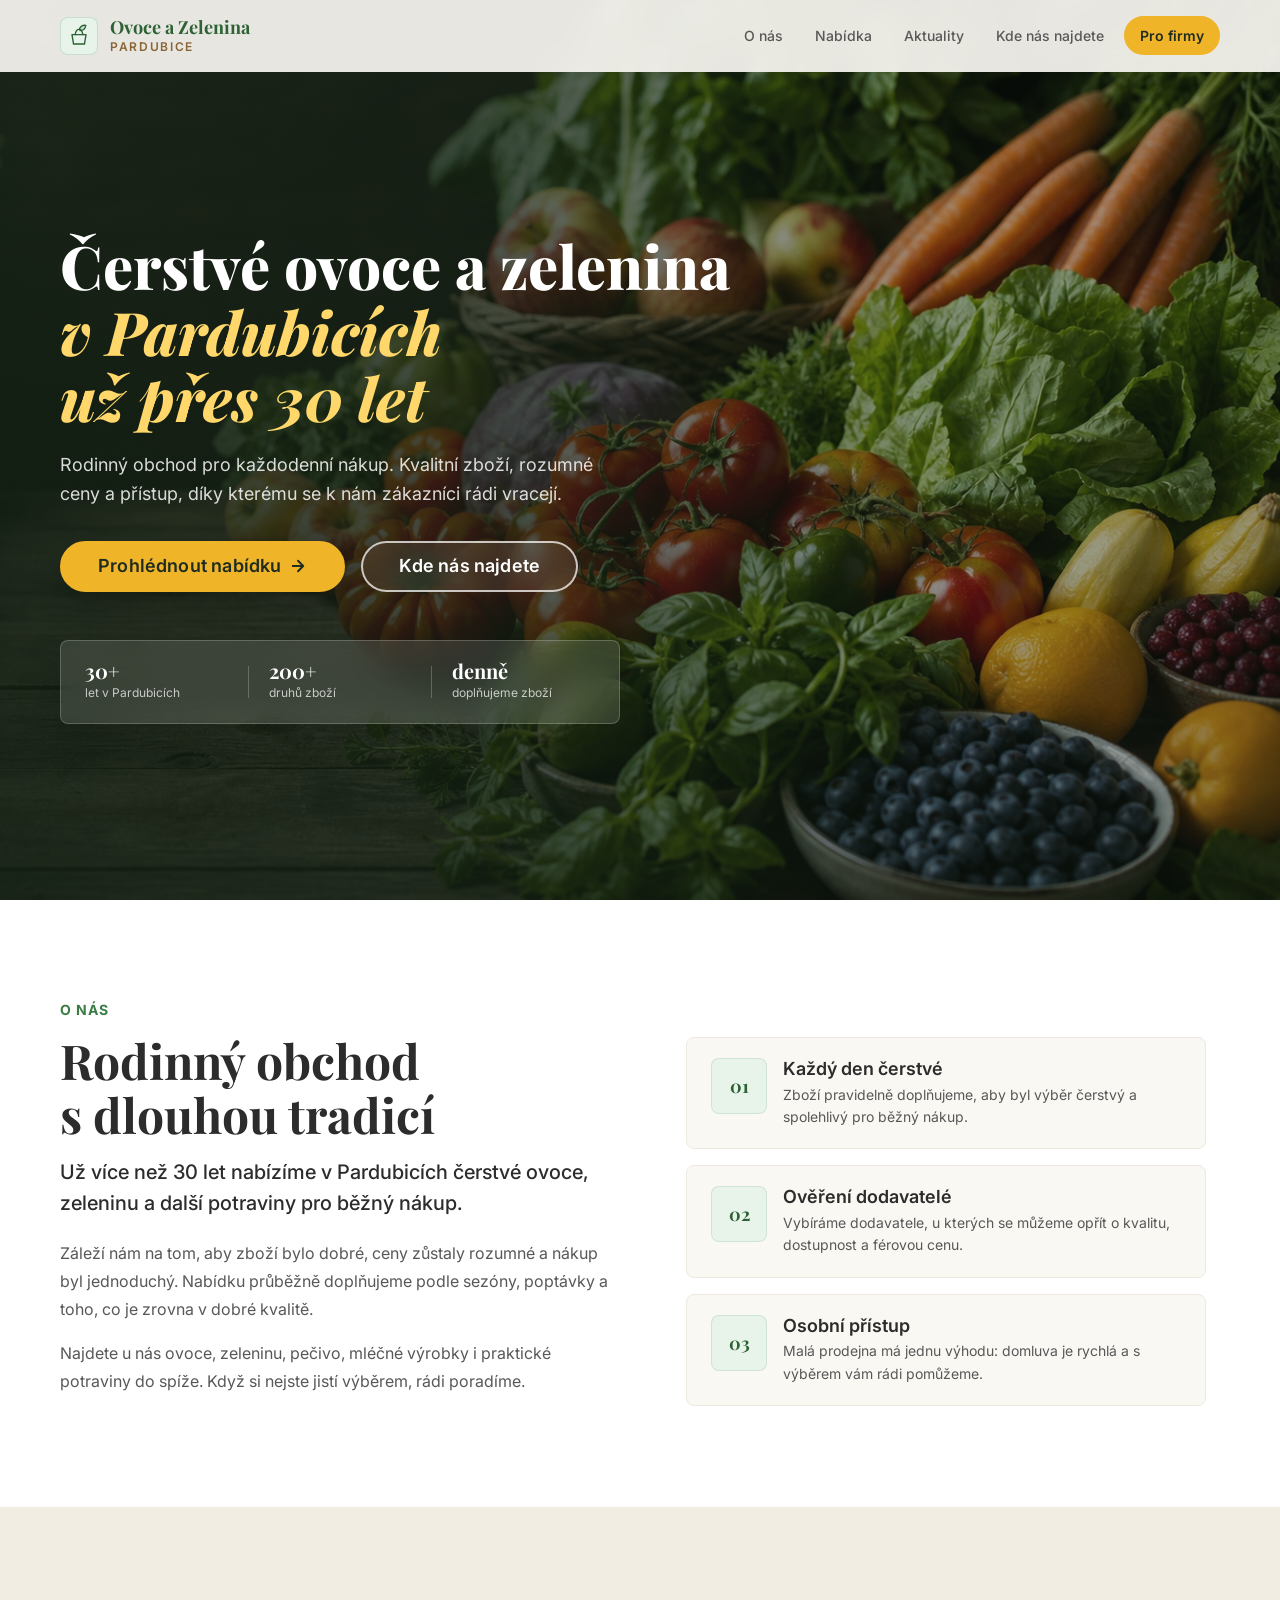
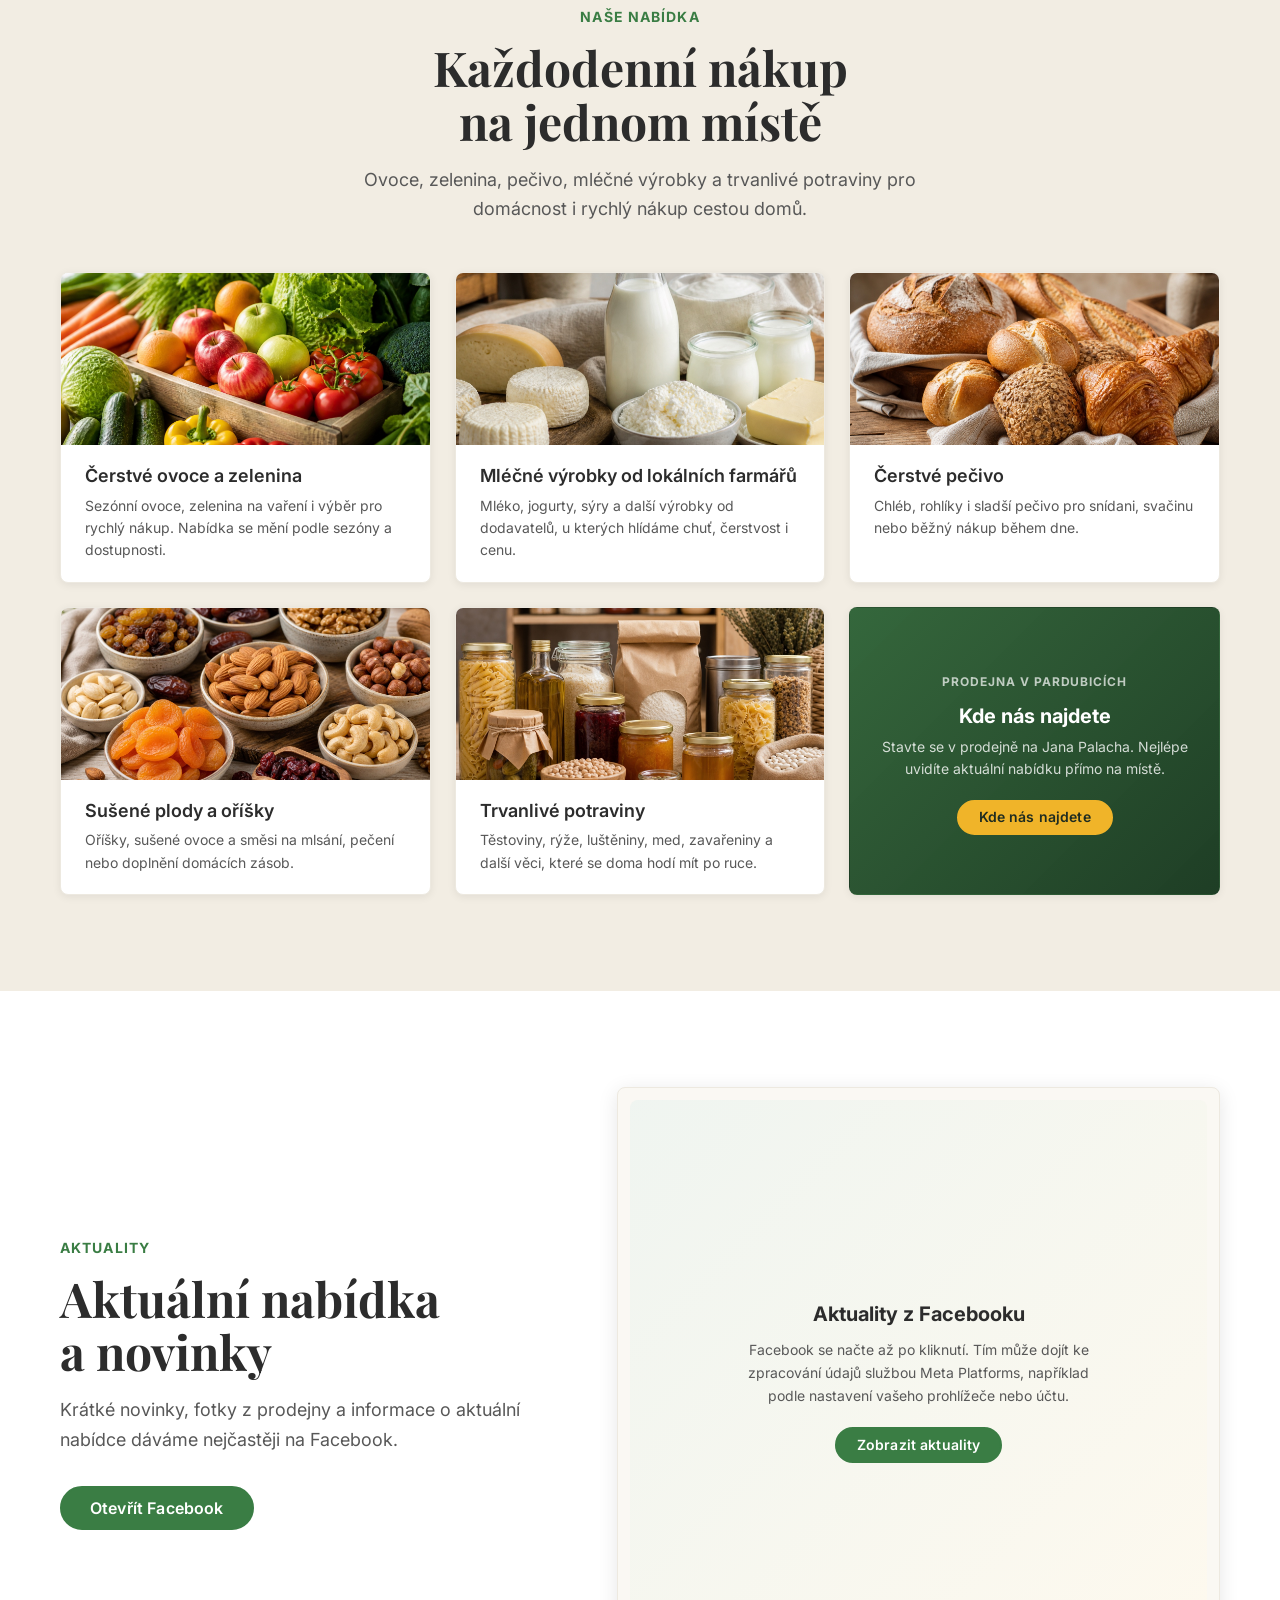
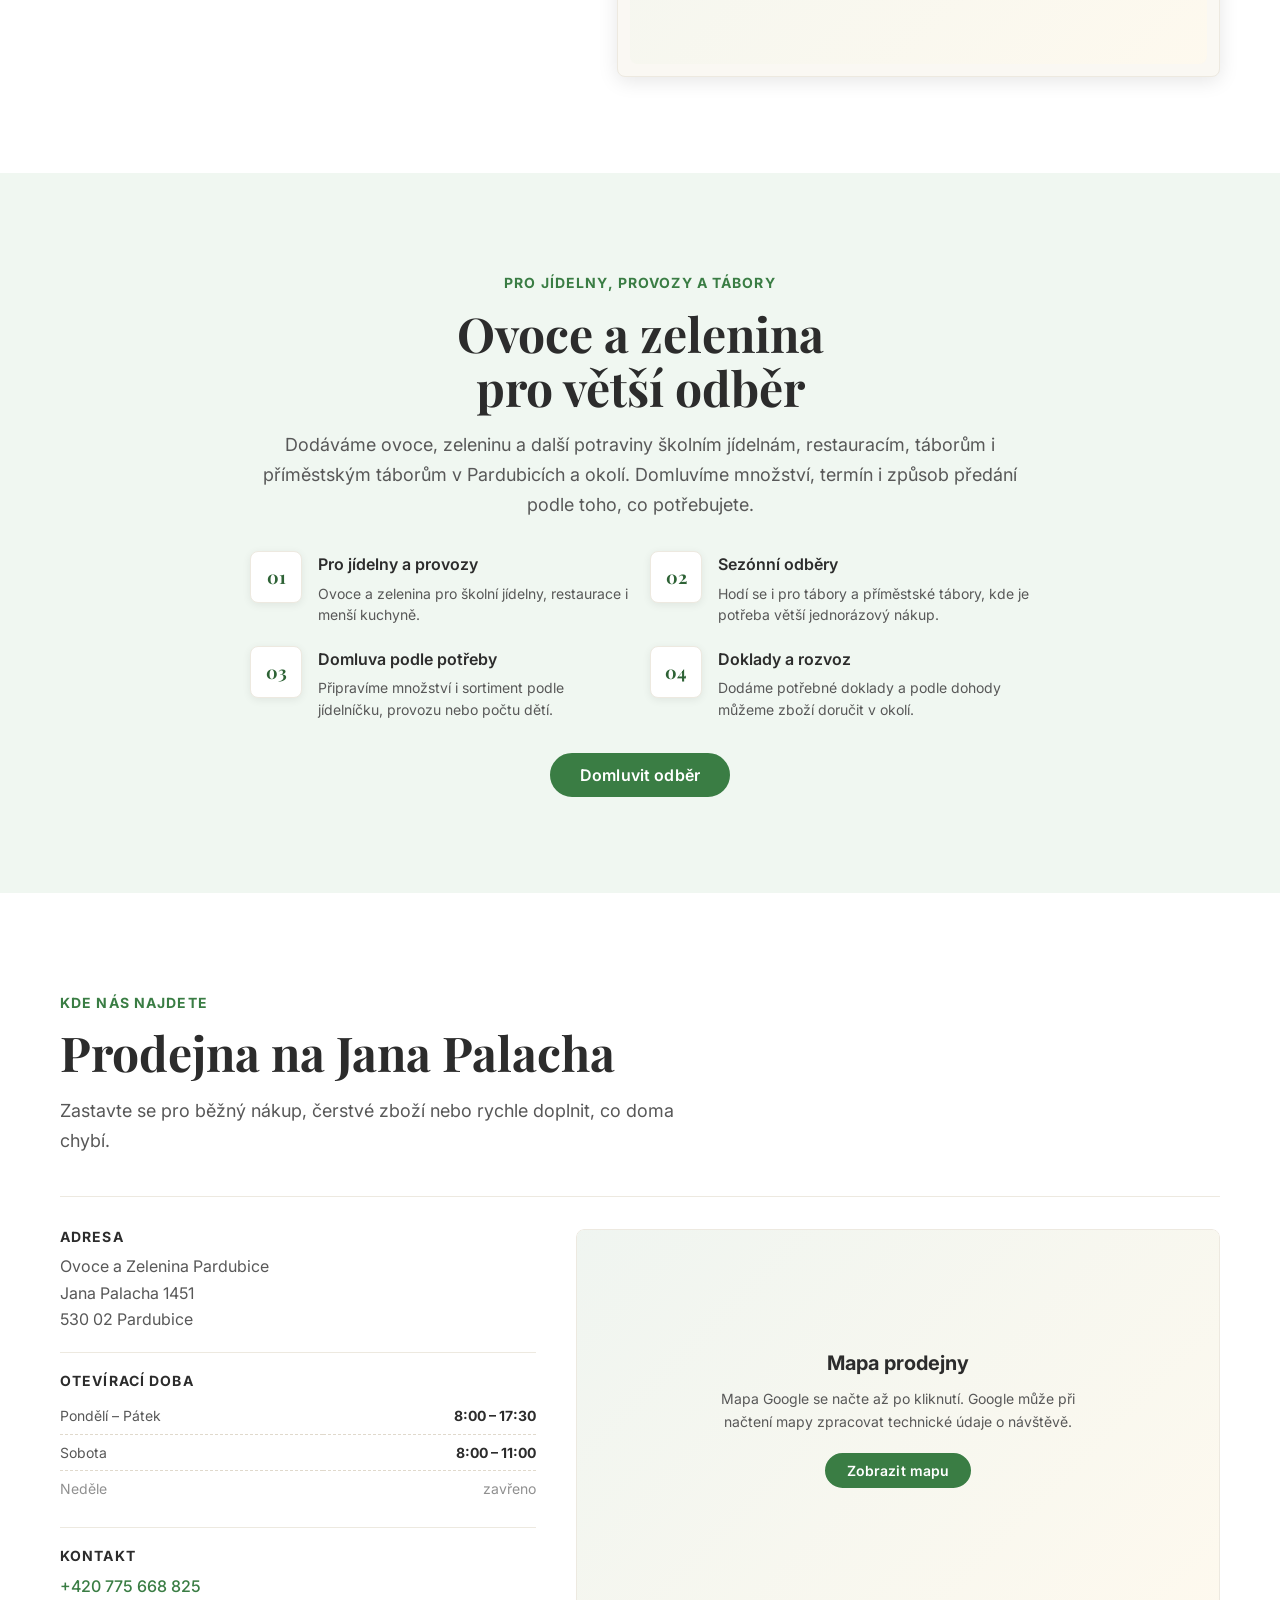
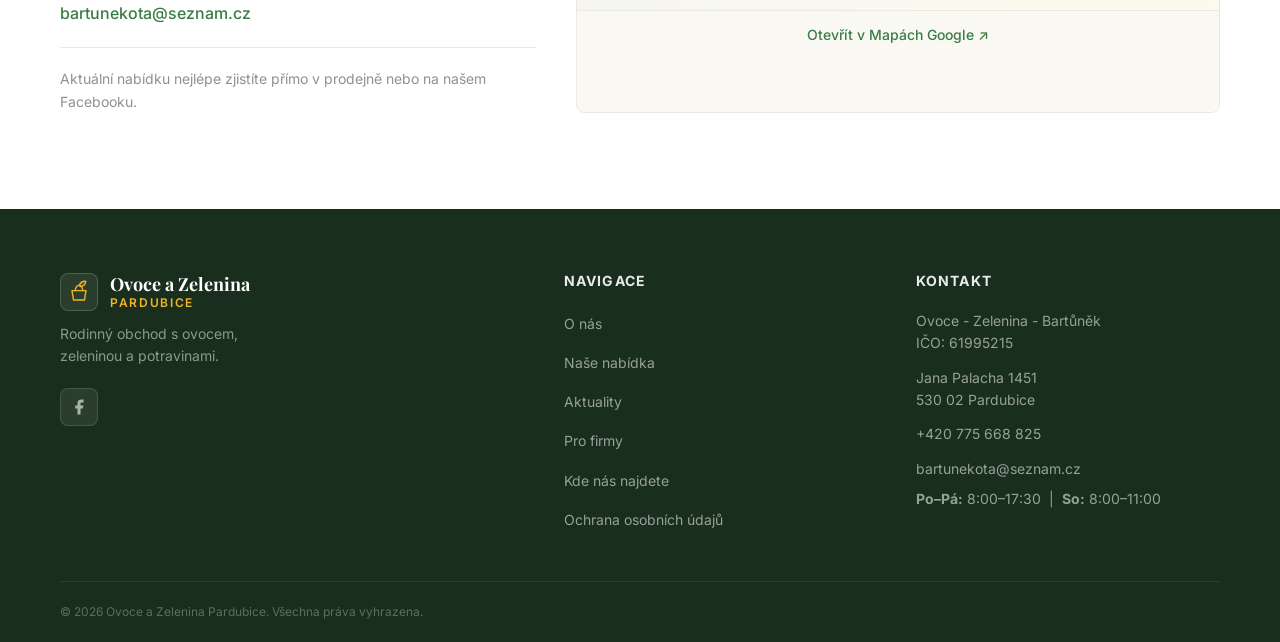
<file: index.html>
<!DOCTYPE html>
<html lang="cs">
<head>
  <meta charset="UTF-8">
  <meta name="viewport" content="width=device-width, initial-scale=1.0">
  <title>Ovoce a Zelenina Pardubice – Rodinný obchod už přes 30 let</title>
  <meta name="description" content="Rodinný obchod s ovocem, zeleninou a potravinami v Pardubicích. Už přes 30 let stavíme na kvalitě, rozumné ceně a příjemném nákupu. Jana Palacha 1451.">
  <meta name="robots" content="index, follow">
  <meta name="referrer" content="strict-origin-when-cross-origin">
  <link rel="canonical" href="https://ovoce-zelenina-pardubice.cz/">
  <meta name="theme-color" content="#2f6f3e">
  <link rel="icon" href="/favicon.svg" type="image/svg+xml">

  <meta property="og:type" content="website">
  <meta property="og:locale" content="cs_CZ">
  <meta property="og:site_name" content="Ovoce a Zelenina Pardubice">
  <meta property="og:title" content="Ovoce a Zelenina Pardubice – Rodinný obchod už přes 30 let">
  <meta property="og:description" content="Rodinný obchod s ovocem, zeleninou a potravinami v Pardubicích. Kvalitní zboží, rozumné ceny a osobní přístup.">
  <meta property="og:url" content="https://ovoce-zelenina-pardubice.cz/">
  <meta property="og:image" content="https://ovoce-zelenina-pardubice.cz/assets/hero-produce.png">
  <meta property="og:image:alt" content="Čerstvé ovoce a zelenina v prodejně Ovoce a Zelenina Pardubice">

  <meta name="twitter:card" content="summary_large_image">
  <meta name="twitter:title" content="Ovoce a Zelenina Pardubice">
  <meta name="twitter:description" content="Rodinný obchod s ovocem, zeleninou a potravinami v Pardubicích.">
  <meta name="twitter:image" content="https://ovoce-zelenina-pardubice.cz/assets/hero-produce.png">

  <link rel="preconnect" href="https://fonts.googleapis.com">
  <link rel="preconnect" href="https://fonts.gstatic.com" crossorigin>
  <link href="https://fonts.googleapis.com/css2?family=Playfair+Display:wght@400;600;700;800&family=Inter:wght@300;400;500;600&display=swap" rel="stylesheet">
  <link rel="stylesheet" href="css/style.css?v=launch-review">
  <script type="application/ld+json">
  {
    "@context": "https://schema.org",
    "@type": "GroceryStore",
    "@id": "https://ovoce-zelenina-pardubice.cz/#prodejna",
    "name": "Ovoce - Zelenina - Bartůněk",
    "alternateName": "Ovoce a Zelenina Pardubice",
    "url": "https://ovoce-zelenina-pardubice.cz/",
    "image": "https://ovoce-zelenina-pardubice.cz/assets/hero-produce.png",
    "description": "Rodinný obchod s ovocem, zeleninou, pečivem, mléčnými výrobky a potravinami v Pardubicích na Jana Palacha.",
    "telephone": "+420775668825",
    "email": "bartunekota@seznam.cz",
    "priceRange": "$$",
    "foundingDate": "1990",
    "areaServed": [
      {
        "@type": "City",
        "name": "Pardubice"
      }
    ],
    "knowsAbout": [
      "čerstvé ovoce",
      "čerstvá zelenina",
      "potraviny",
      "mléčné výrobky",
      "pečivo",
      "větší odběry pro školy",
      "větší odběry pro restaurace",
      "větší odběry pro tábory"
    ],
    "makesOffer": [
      {
        "@type": "Offer",
        "itemOffered": {
          "@type": "Product",
          "name": "Čerstvé ovoce a zelenina"
        }
      },
      {
        "@type": "Offer",
        "itemOffered": {
          "@type": "Product",
          "name": "Mléčné výrobky od lokálních farmářů"
        }
      },
      {
        "@type": "Offer",
        "itemOffered": {
          "@type": "Product",
          "name": "Čerstvé pečivo"
        }
      },
      {
        "@type": "Offer",
        "itemOffered": {
          "@type": "Product",
          "name": "Sušené plody a oříšky"
        }
      },
      {
        "@type": "Offer",
        "itemOffered": {
          "@type": "Product",
          "name": "Trvanlivé potraviny"
        }
      }
    ],
    "sameAs": [
      "https://www.facebook.com/ovocezeleninapardubice",
      "https://www.google.com/maps/place/Ovoce+a+Zelenina+-+Bart%C5%AFn%C4%9Bk/@50.0266397,15.7657112,667m/data=!3m2!1e3!4b1!4m6!3m5!1s0x470dcd3e4e9f7d7b:0xc7a788be14fceabe!8m2!3d50.0266398!4d15.7705821!16s%2Fg%2F11sf9skxr0"
    ],
    "address": {
      "@type": "PostalAddress",
      "streetAddress": "Jana Palacha 1451",
      "addressLocality": "Pardubice",
      "postalCode": "530 02",
      "addressCountry": "CZ"
    },
    "geo": {
      "@type": "GeoCoordinates",
      "latitude": 50.0266398,
      "longitude": 15.7705821
    },
    "openingHoursSpecification": [
      {
        "@type": "OpeningHoursSpecification",
        "dayOfWeek": [
          "Monday",
          "Tuesday",
          "Wednesday",
          "Thursday",
          "Friday"
        ],
        "opens": "08:00",
        "closes": "17:30"
      },
      {
        "@type": "OpeningHoursSpecification",
        "dayOfWeek": "Saturday",
        "opens": "08:00",
        "closes": "11:00"
      }
    ],
    "hasMap": "https://www.google.com/maps/place/Ovoce+a+Zelenina+-+Bart%C5%AFn%C4%9Bk/@50.0266397,15.7657112,667m/data=!3m2!1e3!4b1!4m6!3m5!1s0x470dcd3e4e9f7d7b:0xc7a788be14fceabe!8m2!3d50.0266398!4d15.7705821!16s%2Fg%2F11sf9skxr0"
  }
  </script>
</head>
<body>

  <!-- ========================
       HEADER / NAVIGACE
       ======================== -->
  <header class="header" id="header">
    <div class="container header__inner">
      <a href="#hero" class="logo" aria-label="Ovoce a Zelenina Pardubice – domovská stránka">
        <span class="logo__mark" aria-hidden="true">
          <svg viewBox="0 0 40 40" focusable="false">
            <path class="logo__mark-basket" d="M10 18h20l-2.2 13.5H12.2L10 18Z"/>
            <path class="logo__mark-handle" d="M14.5 18c.8-5 3.1-7.5 5.5-7.5S24.7 13 25.5 18"/>
            <path class="logo__mark-leaf" d="M20.5 10.5c1.6-4.5 5.5-6.6 9.2-5.5-.6 4.1-3.8 7.1-8.3 7.2"/>
          </svg>
        </span>
        <span class="logo__text">
          <span class="logo__name">Ovoce a Zelenina</span>
          <span class="logo__location">Pardubice</span>
        </span>
      </a>

      <nav class="nav" id="nav" aria-label="Hlavní navigace">
        <ul class="nav__list" role="list">
          <li><a href="#o-nas"    class="nav__link">O nás</a></li>
          <li><a href="#nabidka"  class="nav__link">Nabídka</a></li>
          <li><a href="#aktuality" class="nav__link">Aktuality</a></li>
          <li><a href="#kontakt"  class="nav__link">Kde nás najdete</a></li>
          <li><a href="#firmy"    class="nav__link nav__link--highlight">Pro firmy</a></li>
        </ul>
      </nav>

      <button class="hamburger" id="hamburger" aria-label="Otevřít navigační menu" aria-expanded="false" aria-controls="nav">
        <span></span>
        <span></span>
        <span></span>
      </button>
    </div>
  </header>

  <main>

    <!-- ========================
         HERO SEKCE
         ======================== -->
    <section class="hero" id="hero" aria-label="Úvodní sekce">
      <div class="container hero__container">

        <!-- Text část -->
        <div class="hero__content">
          <h1 class="hero__title">
            Čerstvé ovoce a zelenina<br>
            <em class="hero__title-accent">v Pardubicích už přes 30 let</em>
          </h1>

          <p class="hero__subtitle">
            Rodinný obchod pro každodenní nákup. Kvalitní zboží, rozumné ceny a přístup, díky kterému se k nám zákazníci rádi vracejí.
          </p>

          <div class="hero__cta">
            <a href="#nabidka" class="btn btn--primary btn--lg">
              <span>Prohlédnout nabídku</span>
              <svg width="18" height="18" viewBox="0 0 24 24" fill="none" stroke="currentColor" stroke-width="2.5" stroke-linecap="round" stroke-linejoin="round" aria-hidden="true"><path d="M5 12h14M12 5l7 7-7 7"/></svg>
            </a>
            <a href="#kontakt" class="btn btn--secondary btn--lg">Kde nás najdete</a>
          </div>

          <div class="hero__stats" aria-label="Klíčové statistiky">
            <div class="hero__stat">
              <strong>30+</strong>
              <span>let v Pardubicích</span>
            </div>
            <div class="hero__stat-divider" aria-hidden="true"></div>
            <div class="hero__stat">
              <strong>200+</strong>
              <span>druhů zboží</span>
            </div>
            <div class="hero__stat-divider" aria-hidden="true"></div>
            <div class="hero__stat">
              <strong>denně</strong>
              <span>doplňujeme zboží</span>
            </div>
          </div>
        </div>

      </div>
    </section>

    <!-- ========================
         O NÁS
         ======================== -->
    <section class="about" id="o-nas">
      <div class="container">
        <div class="about__inner">

          <div class="about__text" data-animate>
            <div class="section-label">O nás</div>
            <h2 class="section-title">Rodinný obchod<br>s dlouhou tradicí</h2>
            <p class="about__lead">
              Už více než 30 let nabízíme v Pardubicích čerstvé ovoce, zeleninu a další potraviny pro běžný nákup.
            </p>
            <p class="about__body-text">
              Záleží nám na tom, aby zboží bylo dobré, ceny zůstaly rozumné a nákup byl jednoduchý. Nabídku průběžně doplňujeme podle sezóny, poptávky a toho, co je zrovna v dobré kvalitě.
            </p>
            <p class="about__body-text">
              Najdete u nás ovoce, zeleninu, pečivo, mléčné výrobky i praktické potraviny do spíže. Když si nejste jistí výběrem, rádi poradíme.
            </p>
          </div>

          <div class="about__benefits" data-animate>
            <div class="benefit-card">
              <div class="benefit-card__icon" aria-hidden="true">01</div>
              <div class="benefit-card__body">
                <h3>Každý den čerstvé</h3>
                <p>Zboží pravidelně doplňujeme, aby byl výběr čerstvý a spolehlivý pro běžný nákup.</p>
              </div>
            </div>
            <div class="benefit-card">
              <div class="benefit-card__icon" aria-hidden="true">02</div>
              <div class="benefit-card__body">
                <h3>Ověření dodavatelé</h3>
                <p>Vybíráme dodavatele, u kterých se můžeme opřít o kvalitu, dostupnost a férovou cenu.</p>
              </div>
            </div>
            <div class="benefit-card">
              <div class="benefit-card__icon" aria-hidden="true">03</div>
              <div class="benefit-card__body">
                <h3>Osobní přístup</h3>
                <p>Malá prodejna má jednu výhodu: domluva je rychlá a s výběrem vám rádi pomůžeme.</p>
              </div>
            </div>
          </div>

        </div>
      </div>
    </section>

    <!-- ========================
         NAŠE NABÍDKA
         ======================== -->
    <section class="offer" id="nabidka">
      <div class="container">
        <div class="section-header" data-animate>
          <div class="section-label">Naše nabídka</div>
          <h2 class="section-title">Každodenní nákup<br>na jednom místě</h2>
          <p class="section-subtitle">Ovoce, zelenina, pečivo, mléčné výrobky a trvanlivé potraviny pro domácnost i rychlý nákup cestou domů.</p>
        </div>

        <div class="offer__grid">

          <div class="offer-card" data-animate>
            <div class="offer-card__visual">
              <img src="assets/offer/ovoce-zelenina.jpg" alt="Čerstvé ovoce a zelenina" class="offer-card__image">
            </div>
            <div class="offer-card__body">
              <h3>Čerstvé ovoce a zelenina</h3>
              <p>Sezónní ovoce, zelenina na vaření i výběr pro rychlý nákup. Nabídka se mění podle sezóny a dostupnosti.</p>
            </div>
          </div>

          <div class="offer-card" data-animate>
            <div class="offer-card__visual">
              <img src="assets/offer/mlecne-vyrobky.jpg" alt="Mléčné výrobky od lokálních farmářů" class="offer-card__image">
            </div>
            <div class="offer-card__body">
              <h3>Mléčné výrobky od lokálních farmářů</h3>
              <p>Mléko, jogurty, sýry a další výrobky od dodavatelů, u kterých hlídáme chuť, čerstvost i cenu.</p>
            </div>
          </div>

          <div class="offer-card" data-animate>
            <div class="offer-card__visual">
              <img src="assets/offer/pecivo.jpg" alt="Čerstvé pečivo" class="offer-card__image">
            </div>
            <div class="offer-card__body">
              <h3>Čerstvé pečivo</h3>
              <p>Chléb, rohlíky i sladší pečivo pro snídani, svačinu nebo běžný nákup během dne.</p>
            </div>
          </div>

          <div class="offer-card" data-animate>
            <div class="offer-card__visual">
              <img src="assets/offer/susene-plody-orisky.jpg" alt="Sušené plody a oříšky" class="offer-card__image">
            </div>
            <div class="offer-card__body">
              <h3>Sušené plody a oříšky</h3>
              <p>Oříšky, sušené ovoce a směsi na mlsání, pečení nebo doplnění domácích zásob.</p>
            </div>
          </div>

          <div class="offer-card" data-animate>
            <div class="offer-card__visual">
              <img src="assets/offer/trvanlive-potraviny.jpg" alt="Trvanlivé potraviny" class="offer-card__image">
            </div>
            <div class="offer-card__body">
              <h3>Trvanlivé potraviny</h3>
              <p>Těstoviny, rýže, luštěniny, med, zavařeniny a další věci, které se doma hodí mít po ruce.</p>
            </div>
          </div>

          <div class="offer-card offer-card--cta" data-animate>
            <div class="offer-card__cta-inner">
              <span class="offer-card__cta-label">Prodejna v Pardubicích</span>
              <h3>Kde nás najdete</h3>
              <p>Stavte se v prodejně na Jana Palacha. Nejlépe uvidíte aktuální nabídku přímo na místě.</p>
              <a href="#kontakt" class="btn btn--primary btn--sm">Kde nás najdete</a>
            </div>
          </div>

        </div>
      </div>
    </section>

    <!-- ========================
         AKTUALITY Z FACEBOOKU
         ======================== -->
    <section class="facebook-news" id="aktuality">
      <div class="container">
        <div class="facebook-news__inner">
          <div class="facebook-news__content" data-animate>
            <div class="section-label">Aktuality</div>
            <h2 class="section-title">Aktuální nabídka<br>a novinky</h2>
            <p class="section-subtitle">
              Krátké novinky, fotky z prodejny a informace o aktuální nabídce dáváme nejčastěji na Facebook.
            </p>
            <a href="https://www.facebook.com/ovocezeleninapardubice" target="_blank" rel="noopener noreferrer" class="btn btn--primary">
              Otevřít Facebook
            </a>
          </div>

          <div class="facebook-news__embed privacy-embed" data-animate>
            <div class="privacy-embed__frame" data-embed-frame>
              <div class="privacy-embed__content">
                <h3>Aktuality z Facebooku</h3>
                <p>Facebook se načte až po kliknutí. Tím může dojít ke zpracování údajů službou Meta Platforms, například podle nastavení vašeho prohlížeče nebo účtu.</p>
                <button
                  type="button"
                  class="btn btn--primary btn--sm"
                  data-load-embed
                  data-src="https://www.facebook.com/plugins/page.php?href=https%3A%2F%2Fwww.facebook.com%2Fovocezeleninapardubice&tabs=timeline&width=500&height=560&small_header=true&adapt_container_width=true&hide_cover=false&show_facepile=false"
                  data-title="Aktuality z Facebook stránky Ovoce a Zelenina Pardubice"
                  data-width="500"
                  data-height="560"
                  data-allow="autoplay; clipboard-write; encrypted-media; picture-in-picture; web-share"
                  data-referrerpolicy="strict-origin-when-cross-origin"
                >
                  Zobrazit aktuality
                </button>
              </div>
            </div>
          </div>
        </div>
      </div>
    </section>

    <!-- ========================
         PRO FIRMY – B2B
         ======================== -->
    <section class="business" id="firmy">
      <div class="container">
        <div class="business__inner">

          <div class="business__content" data-animate>
            <div class="section-label">Pro jídelny, provozy a tábory</div>
            <h2 class="section-title">Ovoce a zelenina<br>pro větší odběr</h2>
            <p class="business__text">
              Dodáváme ovoce, zeleninu a další potraviny školním jídelnám, restauracím, táborům i příměstským táborům v Pardubicích a okolí. Domluvíme množství, termín i způsob předání podle toho, co potřebujete.
            </p>

            <ul class="business__benefits" role="list">
              <li class="business__benefit">
                <span class="business__benefit-icon" aria-hidden="true">01</span>
                <div>
                  <strong>Pro jídelny a provozy</strong>
                  <p>Ovoce a zelenina pro školní jídelny, restaurace i menší kuchyně.</p>
                </div>
              </li>
              <li class="business__benefit">
                <span class="business__benefit-icon" aria-hidden="true">02</span>
                <div>
                  <strong>Sezónní odběry</strong>
                  <p>Hodí se i pro tábory a příměstské tábory, kde je potřeba větší jednorázový nákup.</p>
                </div>
              </li>
              <li class="business__benefit">
                <span class="business__benefit-icon" aria-hidden="true">03</span>
                <div>
                  <strong>Domluva podle potřeby</strong>
                  <p>Připravíme množství i sortiment podle jídelníčku, provozu nebo počtu dětí.</p>
                </div>
              </li>
              <li class="business__benefit">
                <span class="business__benefit-icon" aria-hidden="true">04</span>
                <div>
                  <strong>Doklady a rozvoz</strong>
                  <p>Dodáme potřebné doklady a podle dohody můžeme zboží doručit v okolí.</p>
                </div>
              </li>
            </ul>

            <a href="mailto:bartunekota@seznam.cz?subject=Domluva%20v%C4%9Bt%C5%A1%C3%ADho%20odb%C4%9Bru" class="btn btn--primary">Domluvit odběr</a>
          </div>

        </div>
      </div>
    </section>

    <!-- ========================
         KDE NÁS NAJDETE / KONTAKT
         ======================== -->
    <section class="contact" id="kontakt">
      <div class="container">
        <div class="section-header contact__header" data-animate>
          <div class="section-label">Kde nás najdete</div>
          <h2 class="section-title">Prodejna na Jana Palacha</h2>
          <p class="section-subtitle">Zastavte se pro běžný nákup, čerstvé zboží nebo rychle doplnit, co doma chybí.</p>
        </div>

        <div class="contact__inner">

          <div class="contact__info" data-animate>
            <div class="contact__block">
              <h3 class="contact__block-title">Adresa</h3>
              <address class="contact__address">
                Ovoce a Zelenina Pardubice<br>
                Jana Palacha 1451<br>
                530 02 Pardubice
              </address>
            </div>

            <div class="contact__block">
              <h3 class="contact__block-title">Otevírací doba</h3>
              <table class="hours-table">
                <tbody>
                  <tr>
                    <td>Pondělí – Pátek</td>
                    <td><strong>8:00 – 17:30</strong></td>
                  </tr>
                  <tr>
                    <td>Sobota</td>
                    <td><strong>8:00 – 11:00</strong></td>
                  </tr>
                  <tr class="hours-table__closed">
                    <td>Neděle</td>
                    <td>zavřeno</td>
                  </tr>
                </tbody>
              </table>
            </div>

            <div class="contact__block">
              <h3 class="contact__block-title">Kontakt</h3>
              <p>
                <a href="tel:+420775668825" class="contact__link">+420 775 668 825</a><br>
                <a href="mailto:bartunekota@seznam.cz" class="contact__link">bartunekota@seznam.cz</a>
              </p>
            </div>

            <div class="contact__note">
              <p>Aktuální nabídku nejlépe zjistíte přímo v prodejně nebo na našem Facebooku.</p>
            </div>
          </div>

          <div class="contact__map" data-animate>
            <div class="map-wrap">
              <div class="privacy-embed__frame privacy-embed__frame--map" data-embed-frame>
                <div class="privacy-embed__content">
                  <h3>Mapa prodejny</h3>
                  <p>Mapa Google se načte až po kliknutí. Google může při načtení mapy zpracovat technické údaje o návštěvě.</p>
                  <button
                    type="button"
                    class="btn btn--primary btn--sm"
                    data-load-embed
                    data-src="https://maps.google.com/maps?q=50.0266398,15.7705821&z=17&output=embed"
                    data-title="Mapa – Ovoce a zelenina Pardubice, Jana Palacha 1451"
                    data-width="100%"
                    data-height="380"
                    data-allowfullscreen="true"
                    data-referrerpolicy="no-referrer-when-downgrade"
                  >
                    Zobrazit mapu
                  </button>
                </div>
              </div>
              <a
                href="https://www.google.com/maps/place/Ovoce+a+Zelenina+-+Bart%C5%AFn%C4%9Bk/@50.0266397,15.7657112,667m/data=!3m2!1e3!4b1!4m6!3m5!1s0x470dcd3e4e9f7d7b:0xc7a788be14fceabe!8m2!3d50.0266398!4d15.7705821!16s%2Fg%2F11sf9skxr0"
                target="_blank"
                rel="noopener noreferrer"
                class="map-wrap__link"
              >
                Otevřít v Mapách Google ↗
              </a>
            </div>
          </div>

        </div>
      </div>
    </section>

  </main>

  <!-- ========================
       FOOTER
       ======================== -->
  <footer class="footer" id="footer" role="contentinfo">
    <div class="container">
      <div class="footer__top">

        <div class="footer__brand">
          <a href="#hero" class="logo logo--footer" aria-label="Ovoce a Zelenina Pardubice – zpět nahoru">
            <span class="logo__mark" aria-hidden="true">
              <svg viewBox="0 0 40 40" focusable="false">
                <path class="logo__mark-basket" d="M10 18h20l-2.2 13.5H12.2L10 18Z"/>
                <path class="logo__mark-handle" d="M14.5 18c.8-5 3.1-7.5 5.5-7.5S24.7 13 25.5 18"/>
                <path class="logo__mark-leaf" d="M20.5 10.5c1.6-4.5 5.5-6.6 9.2-5.5-.6 4.1-3.8 7.1-8.3 7.2"/>
              </svg>
            </span>
            <span class="logo__text">
              <span class="logo__name">Ovoce a Zelenina</span>
              <span class="logo__location">Pardubice</span>
            </span>
          </a>
          <p class="footer__tagline">Rodinný obchod s ovocem,<br>zeleninou a potravinami.</p>

          <div class="footer__social" aria-label="Sociální sítě">
            <a href="https://www.facebook.com/ovocezeleninapardubice" class="footer__social-link" aria-label="Náš Facebook" target="_blank" rel="noopener noreferrer">
              <svg width="18" height="18" viewBox="0 0 24 24" fill="currentColor" aria-hidden="true"><path d="M18 2h-3a5 5 0 0 0-5 5v3H7v4h3v8h4v-8h3l1-4h-4V7a1 1 0 0 1 1-1h3z"/></svg>
            </a>
          </div>
        </div>

        <nav class="footer__nav" aria-label="Patičková navigace">
          <h4 class="footer__nav-title">Navigace</h4>
          <ul role="list">
            <li><a href="#o-nas">O nás</a></li>
            <li><a href="#nabidka">Naše nabídka</a></li>
            <li><a href="#aktuality">Aktuality</a></li>
            <li><a href="#firmy">Pro firmy</a></li>
            <li><a href="#kontakt">Kde nás najdete</a></li>
            <li><a href="/ochrana-osobnich-udaju">Ochrana osobních údajů</a></li>
          </ul>
        </nav>

        <div class="footer__contact-info">
          <h4 class="footer__nav-title">Kontakt</h4>
          <address>
            <p>Ovoce - Zelenina - Bartůněk<br>IČO: 61995215</p>
            <p>Jana Palacha 1451<br>530 02 Pardubice</p>
            <p><a href="tel:+420775668825">+420 775 668 825</a></p>
            <p><a href="mailto:bartunekota@seznam.cz">bartunekota@seznam.cz</a></p>
          </address>
          <p class="footer__hours-mini">
            <strong>Po–Pá:</strong> 8:00–17:30 &nbsp;|&nbsp; <strong>So:</strong> 8:00–11:00
          </p>
        </div>

      </div>

      <div class="footer__bottom">
        <p class="footer__copy">&copy; 2026 Ovoce a Zelenina Pardubice. Všechna práva vyhrazena.</p>
      </div>
    </div>
  </footer>

  <script src="js/script.js?v=launch-review"></script>
</body>
</html>
</file>
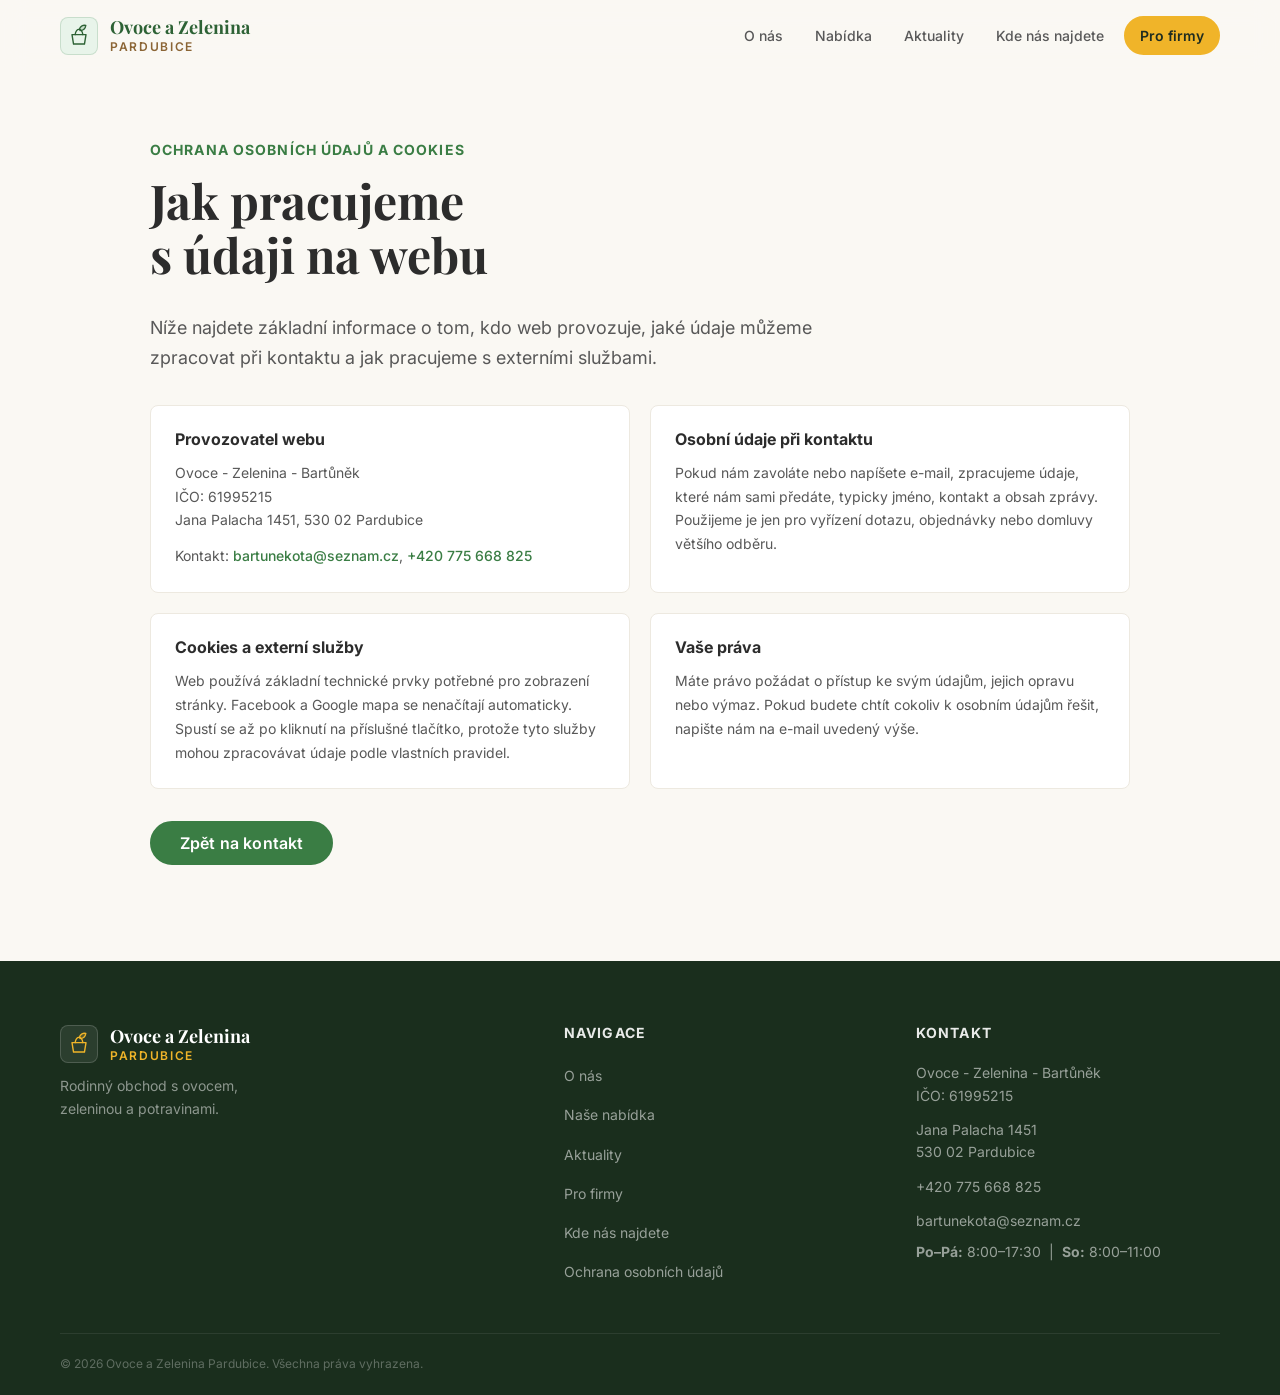
<file: ochrana-osobnich-udaju.html>
<!DOCTYPE html>
<html lang="cs">
<head>
  <meta charset="UTF-8">
  <meta name="viewport" content="width=device-width, initial-scale=1.0">
  <title>Ochrana osobních údajů a cookies – Ovoce a Zelenina Pardubice</title>
  <meta name="description" content="Informace o ochraně osobních údajů, cookies a externích službách na webu Ovoce a Zelenina Pardubice.">
  <meta name="robots" content="index, follow">
  <meta name="referrer" content="strict-origin-when-cross-origin">
  <link rel="canonical" href="https://ovoce-zelenina-pardubice.cz/ochrana-osobnich-udaju">
  <meta name="theme-color" content="#2f6f3e">
  <link rel="icon" href="/favicon.svg" type="image/svg+xml">

  <meta property="og:type" content="article">
  <meta property="og:locale" content="cs_CZ">
  <meta property="og:site_name" content="Ovoce a Zelenina Pardubice">
  <meta property="og:title" content="Ochrana osobních údajů a cookies – Ovoce a Zelenina Pardubice">
  <meta property="og:description" content="Informace o ochraně osobních údajů, cookies a externích službách na webu Ovoce a Zelenina Pardubice.">
  <meta property="og:url" content="https://ovoce-zelenina-pardubice.cz/ochrana-osobnich-udaju">
  <meta property="og:image" content="https://ovoce-zelenina-pardubice.cz/assets/hero-produce.png">
  <meta property="og:image:alt" content="Čerstvé ovoce a zelenina v prodejně Ovoce a Zelenina Pardubice">

  <meta name="twitter:card" content="summary_large_image">
  <meta name="twitter:title" content="Ochrana osobních údajů a cookies">
  <meta name="twitter:description" content="Informace o ochraně osobních údajů, cookies a externích službách na webu.">
  <meta name="twitter:image" content="https://ovoce-zelenina-pardubice.cz/assets/hero-produce.png">

  <link rel="preconnect" href="https://fonts.googleapis.com">
  <link rel="preconnect" href="https://fonts.gstatic.com" crossorigin>
  <link href="https://fonts.googleapis.com/css2?family=Playfair+Display:wght@400;600;700;800&family=Inter:wght@300;400;500;600&display=swap" rel="stylesheet">
  <link rel="stylesheet" href="css/style.css?v=launch-review">
</head>
<body>

  <header class="header is-scrolled" id="header">
    <div class="container header__inner">
      <a href="/#hero" class="logo" aria-label="Ovoce a Zelenina Pardubice – domovská stránka">
        <span class="logo__mark" aria-hidden="true">
          <svg viewBox="0 0 40 40" focusable="false">
            <path class="logo__mark-basket" d="M10 18h20l-2.2 13.5H12.2L10 18Z"/>
            <path class="logo__mark-handle" d="M14.5 18c.8-5 3.1-7.5 5.5-7.5S24.7 13 25.5 18"/>
            <path class="logo__mark-leaf" d="M20.5 10.5c1.6-4.5 5.5-6.6 9.2-5.5-.6 4.1-3.8 7.1-8.3 7.2"/>
          </svg>
        </span>
        <span class="logo__text">
          <span class="logo__name">Ovoce a Zelenina</span>
          <span class="logo__location">Pardubice</span>
        </span>
      </a>

      <nav class="nav" id="nav" aria-label="Hlavní navigace">
        <ul class="nav__list" role="list">
          <li><a href="/#o-nas" class="nav__link">O nás</a></li>
          <li><a href="/#nabidka" class="nav__link">Nabídka</a></li>
          <li><a href="/#aktuality" class="nav__link">Aktuality</a></li>
          <li><a href="/#kontakt" class="nav__link">Kde nás najdete</a></li>
          <li><a href="/#firmy" class="nav__link nav__link--highlight">Pro firmy</a></li>
        </ul>
      </nav>

      <button class="hamburger" id="hamburger" aria-label="Otevřít navigační menu" aria-expanded="false" aria-controls="nav">
        <span></span>
        <span></span>
        <span></span>
      </button>
    </div>
  </header>

  <main>
    <section class="legal legal--page">
      <div class="container">
        <div class="legal__inner" data-animate>
          <div class="section-label">Ochrana osobních údajů a cookies</div>
          <h1 class="section-title">Jak pracujeme<br>s údaji na webu</h1>
          <p class="legal__intro">
            Níže najdete základní informace o tom, kdo web provozuje, jaké údaje můžeme zpracovat při kontaktu a jak pracujeme s externími službami.
          </p>

          <div class="legal__grid">
            <div class="legal__block">
              <h2>Provozovatel webu</h2>
              <p>
                Ovoce - Zelenina - Bartůněk<br>
                IČO: 61995215<br>
                Jana Palacha 1451, 530 02 Pardubice
              </p>
              <p>
                Kontakt: <a href="mailto:bartunekota@seznam.cz">bartunekota@seznam.cz</a>,
                <a href="tel:+420775668825">+420 775 668 825</a>
              </p>
            </div>

            <div class="legal__block">
              <h2>Osobní údaje při kontaktu</h2>
              <p>
                Pokud nám zavoláte nebo napíšete e-mail, zpracujeme údaje, které nám sami předáte, typicky jméno, kontakt a obsah zprávy. Použijeme je jen pro vyřízení dotazu, objednávky nebo domluvy většího odběru.
              </p>
            </div>

            <div class="legal__block">
              <h2>Cookies a externí služby</h2>
              <p>
                Web používá základní technické prvky potřebné pro zobrazení stránky. Facebook a Google mapa se nenačítají automaticky. Spustí se až po kliknutí na příslušné tlačítko, protože tyto služby mohou zpracovávat údaje podle vlastních pravidel.
              </p>
            </div>

            <div class="legal__block">
              <h2>Vaše práva</h2>
              <p>
                Máte právo požádat o přístup ke svým údajům, jejich opravu nebo výmaz. Pokud budete chtít cokoliv k osobním údajům řešit, napište nám na e-mail uvedený výše.
              </p>
            </div>
          </div>

          <a href="/#kontakt" class="btn btn--primary legal__back">Zpět na kontakt</a>
        </div>
      </div>
    </section>
  </main>

  <footer class="footer" id="footer" role="contentinfo">
    <div class="container">
      <div class="footer__top">

        <div class="footer__brand">
          <a href="/#hero" class="logo logo--footer" aria-label="Ovoce a Zelenina Pardubice – zpět nahoru">
            <span class="logo__mark" aria-hidden="true">
              <svg viewBox="0 0 40 40" focusable="false">
                <path class="logo__mark-basket" d="M10 18h20l-2.2 13.5H12.2L10 18Z"/>
                <path class="logo__mark-handle" d="M14.5 18c.8-5 3.1-7.5 5.5-7.5S24.7 13 25.5 18"/>
                <path class="logo__mark-leaf" d="M20.5 10.5c1.6-4.5 5.5-6.6 9.2-5.5-.6 4.1-3.8 7.1-8.3 7.2"/>
              </svg>
            </span>
            <span class="logo__text">
              <span class="logo__name">Ovoce a Zelenina</span>
              <span class="logo__location">Pardubice</span>
            </span>
          </a>
          <p class="footer__tagline">Rodinný obchod s ovocem,<br>zeleninou a potravinami.</p>
        </div>

        <nav class="footer__nav" aria-label="Patičková navigace">
          <h4 class="footer__nav-title">Navigace</h4>
          <ul role="list">
            <li><a href="/#o-nas">O nás</a></li>
            <li><a href="/#nabidka">Naše nabídka</a></li>
            <li><a href="/#aktuality">Aktuality</a></li>
            <li><a href="/#firmy">Pro firmy</a></li>
            <li><a href="/#kontakt">Kde nás najdete</a></li>
            <li><a href="/ochrana-osobnich-udaju">Ochrana osobních údajů</a></li>
          </ul>
        </nav>

        <div class="footer__contact-info">
          <h4 class="footer__nav-title">Kontakt</h4>
          <address>
            <p>Ovoce - Zelenina - Bartůněk<br>IČO: 61995215</p>
            <p>Jana Palacha 1451<br>530 02 Pardubice</p>
            <p><a href="tel:+420775668825">+420 775 668 825</a></p>
            <p><a href="mailto:bartunekota@seznam.cz">bartunekota@seznam.cz</a></p>
          </address>
          <p class="footer__hours-mini">
            <strong>Po–Pá:</strong> 8:00–17:30 &nbsp;|&nbsp; <strong>So:</strong> 8:00–11:00
          </p>
        </div>

      </div>

      <div class="footer__bottom">
        <p class="footer__copy">&copy; 2026 Ovoce a Zelenina Pardubice. Všechna práva vyhrazena.</p>
      </div>
    </div>
  </footer>

  <script src="js/script.js?v=launch-review"></script>
</body>
</html>
</file>
<file: css/style.css>
/* ============================================================
   ZELENÝ KOŠÍK – style.css
   ============================================================
   Obsah (Table of Contents):
   01. CSS Custom Properties (design tokens)
   02. Reset & Base
   03. Typografie
   04. Layout Utilities
   05. Tlačítka (Buttons)
   06. Header & Navigace
   07. Hero sekce
   08. Sekce "O nás"
   09. Sekce "Nabídka"
   10. Sekce "Aktuality"
   11. Sekce "Pro firmy"
   12. Sekce "Kontakt"
   13. Ochrana osobních údajů
   14. Footer
   15. Animace (Animations)
   16. Responzivní design (Media Queries)
   ============================================================ */


/* ============================================================
   01. CSS CUSTOM PROPERTIES
   ============================================================ */
:root {
  /* Barvy – Primární zelená */
  --color-primary:        #3a7d44;
  --color-primary-light:  #52a95c;
  --color-primary-dark:   #2d6235;
  --color-primary-pale:   #e8f4ea;

  /* Barvy – Akcent žlutá */
  --color-accent:         #f0b429;
  --color-accent-light:   #ffd76a;
  --color-accent-dark:    #d49a1a;
  --color-accent-pale:    #fef8e7;

  /* Barvy – Zemitá hnědá */
  --color-earth:          #8b6535;
  --color-earth-light:    #c4935a;
  --color-earth-pale:     #f5ede0;

  /* Barvy – Pozadí & neutrální */
  --color-bg:             #faf8f3;
  --color-bg-alt:         #f2ede3;
  --color-bg-green:       #f0f7f1;
  --color-white:          #ffffff;
  --color-border:         #e0d9cc;
  --color-border-light:   #ede9e0;

  /* Barvy – Text */
  --color-text:           #2c2c2c;
  --color-text-on-accent: #1f2c20;
  --color-text-light:     #585858;
  --color-text-muted:     #909090;
  --color-footer:         #1a2e1d;

  /* Typografie */
  --font-heading: 'Playfair Display', Georgia, 'Times New Roman', serif;
  --font-body:    'Inter', -apple-system, BlinkMacSystemFont, 'Segoe UI', sans-serif;

  /* Velikosti písma */
  --text-xs:   0.75rem;   /* 12px */
  --text-sm:   0.875rem;  /* 14px */
  --text-base: 1rem;      /* 16px */
  --text-lg:   1.125rem;  /* 18px */
  --text-xl:   1.25rem;   /* 20px */
  --text-2xl:  1.5rem;    /* 24px */
  --text-3xl:  1.875rem;  /* 30px */
  --text-4xl:  2.25rem;   /* 36px */
  --text-5xl:  3rem;      /* 48px */
  --text-6xl:  3.75rem;   /* 60px */

  /* Spacing */
  --space-1:   0.25rem;
  --space-2:   0.5rem;
  --space-3:   0.75rem;
  --space-4:   1rem;
  --space-5:   1.25rem;
  --space-6:   1.5rem;
  --space-8:   2rem;
  --space-10:  2.5rem;
  --space-12:  3rem;
  --space-16:  4rem;
  --space-20:  5rem;
  --space-24:  6rem;
  --space-32:  8rem;

  /* Border radius */
  --radius-sm:   8px;
  --radius-md:   8px;
  --radius-lg:   8px;
  --radius-xl:   8px;
  --radius-full: 9999px;

  /* Stíny */
  --shadow-xs:  0 1px 3px rgba(0, 0, 0, 0.05);
  --shadow-sm:  0 2px 8px rgba(0, 0, 0, 0.07);
  --shadow-md:  0 4px 20px rgba(0, 0, 0, 0.10);
  --shadow-lg:  0 8px 40px rgba(0, 0, 0, 0.13);
  --shadow-xl:  0 16px 60px rgba(0, 0, 0, 0.15);

  /* Přechody */
  --transition-fast:   0.15s ease;
  --transition-base:   0.3s ease;
  --transition-slow:   0.5s ease;

  /* Layout */
  --container-max:  1240px;
  --container-pad:  clamp(1rem, 5vw, 2.5rem);
  --header-height:  72px;
}


/* ============================================================
   02. RESET & BASE
   ============================================================ */
*,
*::before,
*::after {
  box-sizing: border-box;
  margin: 0;
  padding: 0;
}

html {
  scroll-behavior: smooth;
  -webkit-text-size-adjust: 100%;
  scroll-padding-top: var(--header-height);
}

body {
  font-family: var(--font-body);
  font-size: var(--text-base);
  line-height: 1.7;
  color: var(--color-text);
  background-color: var(--color-bg);
  -webkit-font-smoothing: antialiased;
  -moz-osx-font-smoothing: grayscale;
  overflow-x: hidden;
}

img, svg {
  display: block;
  max-width: 100%;
}

a {
  color: inherit;
  text-decoration: none;
}

ul, ol {
  list-style: none;
}

button {
  font-family: inherit;
  cursor: pointer;
  border: none;
  background: none;
}

input, textarea, select {
  font-family: inherit;
}

address {
  font-style: normal;
}

/* Skrytý text dostupný pro čtečky obrazovky */
.sr-only {
  position: absolute;
  width: 1px;
  height: 1px;
  padding: 0;
  margin: -1px;
  overflow: hidden;
  clip: rect(0, 0, 0, 0);
  white-space: nowrap;
  border: 0;
}


/* ============================================================
   03. TYPOGRAFIE
   ============================================================ */
h1, h2, h3, h4 {
  font-family: var(--font-heading);
  line-height: 1.2;
  font-weight: 700;
  color: var(--color-text);
}

.section-label {
  display: inline-block;
  font-size: var(--text-sm);
  font-weight: 700;
  font-family: var(--font-body);
  letter-spacing: 0.08em;
  text-transform: uppercase;
  color: var(--color-primary);
  margin-bottom: var(--space-3);
}

.section-label--light {
  color: rgba(255, 255, 255, 0.75);
}

.section-title {
  font-size: clamp(var(--text-3xl), 4vw, var(--text-5xl));
  font-weight: 700;
  line-height: 1.12;
  color: var(--color-text);
  margin-bottom: var(--space-4);
  text-wrap: balance;
}

.section-title--light {
  color: var(--color-white);
}

.section-subtitle {
  font-size: var(--text-lg);
  color: var(--color-text-light);
  max-width: 620px;
  line-height: 1.65;
}

.section-subtitle--light {
  color: rgba(255, 255, 255, 0.8);
}


/* ============================================================
   04. LAYOUT UTILITIES
   ============================================================ */
.container {
  width: 100%;
  max-width: var(--container-max);
  margin-inline: auto;
  padding-inline: var(--container-pad);
}

.section-header {
  text-align: center;
  margin-bottom: var(--space-12);
}

.section-header .section-subtitle {
  margin-inline: auto;
}


/* ============================================================
   05. TLAČÍTKA
   ============================================================ */
.btn {
  display: inline-flex;
  align-items: center;
  gap: var(--space-2);
  padding: 0.75rem 1.75rem;
  border-radius: var(--radius-full);
  font-family: var(--font-body);
  font-size: var(--text-base);
  font-weight: 600;
  line-height: 1;
  letter-spacing: 0.01em;
  cursor: pointer;
  border: 2px solid transparent;
  transition:
    background-color var(--transition-base),
    color var(--transition-base),
    border-color var(--transition-base),
    transform var(--transition-fast),
    box-shadow var(--transition-base);
  white-space: nowrap;
  text-decoration: none;
}

.btn:hover {
  transform: translateY(-2px);
}

.btn:active {
  transform: translateY(0);
}

.btn--primary {
  background-color: var(--color-primary);
  color: var(--color-white);
  border-color: var(--color-primary);
}

.btn--primary:hover {
  background-color: var(--color-primary-dark);
  border-color: var(--color-primary-dark);
  box-shadow: 0 6px 20px rgba(58, 125, 68, 0.35);
}

.btn--secondary {
  background-color: transparent;
  color: var(--color-primary);
  border-color: var(--color-primary);
}

.btn--secondary:hover {
  background-color: var(--color-primary);
  color: var(--color-white);
  box-shadow: 0 6px 20px rgba(58, 125, 68, 0.25);
}

.btn--lg {
  padding: 0.9rem 2.25rem;
  font-size: var(--text-lg);
}

.btn--sm {
  padding: 0.55rem 1.25rem;
  font-size: var(--text-sm);
}


/* ============================================================
   06. HEADER & NAVIGACE
   ============================================================ */
.header {
  position: fixed;
  top: 0;
  left: 0;
  right: 0;
  z-index: 1000;
  height: var(--header-height);
  background-color: rgba(250, 248, 243, 0.92);
  backdrop-filter: blur(12px);
  -webkit-backdrop-filter: blur(12px);
  border-bottom: 1px solid transparent;
  transition:
    border-color var(--transition-base),
    box-shadow var(--transition-base),
    background-color var(--transition-base);
}

/* Styl přidaný pomocí JS při scrollu */
.header.is-scrolled {
  border-bottom-color: var(--color-border);
  box-shadow: 0 2px 20px rgba(0, 0, 0, 0.07);
}

.header__inner {
  display: flex;
  align-items: center;
  justify-content: space-between;
  height: 100%;
  gap: var(--space-8);
}

/* Logo */
.logo {
  display: flex;
  align-items: center;
  gap: var(--space-3);
  text-decoration: none;
  flex-shrink: 0;
}

.logo__mark {
  width: 38px;
  height: 38px;
  display: grid;
  place-items: center;
  flex-shrink: 0;
  color: var(--color-primary-dark);
  background: var(--color-primary-pale);
  border: 1px solid rgba(58, 125, 68, 0.18);
  border-radius: var(--radius-sm);
}

.logo__mark svg {
  width: 28px;
  height: 28px;
  overflow: visible;
}

.logo__mark-basket,
.logo__mark-handle,
.logo__mark-leaf {
  fill: none;
  stroke: currentColor;
  stroke-width: 2;
  stroke-linecap: round;
  stroke-linejoin: round;
}

.logo__mark-leaf {
  fill: rgba(58, 125, 68, 0.18);
}

.logo__text {
  display: flex;
  flex-direction: column;
  gap: 0px;
  line-height: 1;
}

.logo__name {
  font-family: var(--font-heading);
  font-size: var(--text-lg);
  font-weight: 700;
  color: var(--color-primary-dark);
  letter-spacing: 0;
  line-height: 1.1;
}

.logo__location {
  font-family: var(--font-body);
  font-size: var(--text-xs);
  font-weight: 600;
  color: var(--color-earth);
  letter-spacing: 0.14em;
  text-transform: uppercase;
  line-height: 1;
  margin-top: 3px;
}

/* Logo ve footeru – světlé barvy */
.logo--footer .logo__name {
  color: var(--color-white);
}

.logo--footer .logo__mark {
  color: var(--color-accent);
  background: rgba(255, 255, 255, 0.08);
  border-color: rgba(255, 255, 255, 0.16);
}

.logo--footer .logo__mark-leaf {
  fill: rgba(240, 180, 41, 0.22);
}

.logo--footer .logo__location {
  color: var(--color-accent);
}

/* Navigace */
.nav__list {
  display: flex;
  align-items: center;
  gap: var(--space-2);
}

.nav__link {
  display: block;
  padding: var(--space-2) var(--space-3);
  font-size: var(--text-sm);
  font-weight: 500;
  color: var(--color-text-light);
  border-radius: var(--radius-full);
  transition:
    color var(--transition-fast),
    background-color var(--transition-fast),
    border-color var(--transition-fast),
    box-shadow var(--transition-base);
}

.nav__link:hover {
  color: var(--color-primary);
  background-color: var(--color-primary-pale);
}

.nav__link--highlight {
  color: var(--color-text-on-accent);
  background-color: var(--color-accent);
  border: 2px solid var(--color-accent);
  font-weight: 600;
  padding: calc(var(--space-2) - 2px) calc(var(--space-4) - 2px);
}

.nav__link--highlight:hover {
  background-color: var(--color-accent-light);
  border-color: var(--color-accent-light);
  color: var(--color-text-on-accent);
  box-shadow: 0 6px 20px rgba(240, 180, 41, 0.28);
}

/* Aktivní odkaz (přidávané JS) */
.nav__link.is-active {
  color: var(--color-primary-dark);
  font-weight: 600;
}

.nav__link--highlight.is-active {
  color: var(--color-text-on-accent);
}

/* Hamburger tlačítko (mobilní) */
.hamburger {
  display: none;
  flex-direction: column;
  justify-content: center;
  align-items: center;
  gap: 5px;
  width: 44px;
  height: 44px;
  border-radius: var(--radius-sm);
  background: transparent;
  border: none;
  cursor: pointer;
  padding: var(--space-2);
  flex-shrink: 0;
}

.hamburger span {
  display: block;
  width: 22px;
  height: 2px;
  background-color: var(--color-text);
  border-radius: 2px;
  transition: transform var(--transition-base), opacity var(--transition-base);
  transform-origin: center;
}

/* Stav otevřeného menu */
.hamburger.is-active span:nth-child(1) {
  transform: translateY(7px) rotate(45deg);
}
.hamburger.is-active span:nth-child(2) {
  opacity: 0;
  transform: scaleX(0);
}
.hamburger.is-active span:nth-child(3) {
  transform: translateY(-7px) rotate(-45deg);
}


/* ============================================================
   07. HERO SEKCE
   ============================================================ */
.hero {
  position: relative;
  min-height: 100svh;
  display: flex;
  align-items: center;
  padding-top: calc(var(--header-height) + var(--space-12));
  padding-bottom: var(--space-16);
  overflow: hidden;
  background:
    linear-gradient(90deg, rgba(18, 31, 19, 0.86) 0%, rgba(18, 31, 19, 0.68) 38%, rgba(18, 31, 19, 0.16) 72%),
    linear-gradient(180deg, rgba(18, 31, 19, 0.18) 0%, rgba(18, 31, 19, 0.35) 100%),
    url('../assets/hero-produce.png') center right / cover no-repeat;
}

.hero__container {
  position: relative;
  z-index: 1;
  display: flex;
  align-items: center;
}

/* Levý sloupec – text */
.hero__content {
  max-width: 700px;
}

.hero__title {
  font-size: clamp(var(--text-4xl), 5.5vw, var(--text-6xl));
  font-weight: 800;
  line-height: 1.1;
  letter-spacing: 0;
  color: var(--color-white);
  margin-bottom: var(--space-5);
  text-wrap: balance;
}

.hero__title-accent {
  font-style: italic;
  color: var(--color-accent-light);
  display: block;
}

.hero__subtitle {
  font-size: var(--text-lg);
  color: rgba(255, 255, 255, 0.84);
  line-height: 1.65;
  margin-bottom: var(--space-8);
  max-width: 560px;
}

.hero__cta {
  display: flex;
  gap: var(--space-4);
  flex-wrap: wrap;
  margin-bottom: var(--space-12);
}

.hero__cta .btn--primary {
  background-color: var(--color-accent);
  border-color: var(--color-accent);
  color: var(--color-text-on-accent);
  box-shadow: 0 14px 30px rgba(0, 0, 0, 0.22);
}

.hero__cta .btn--primary:hover {
  background-color: var(--color-accent-light);
  border-color: var(--color-accent-light);
  color: var(--color-text-on-accent);
}

.hero__cta .btn--secondary {
  color: var(--color-white);
  border-color: rgba(255, 255, 255, 0.72);
  background-color: rgba(255, 255, 255, 0.08);
  backdrop-filter: blur(10px);
}

.hero__cta .btn--secondary:hover {
  color: var(--color-text-on-accent);
  border-color: var(--color-white);
  background-color: var(--color-white);
}

/* Stats bar */
.hero__stats {
  display: flex;
  align-items: center;
  justify-content: space-between;
  gap: var(--space-5);
  padding: var(--space-5) var(--space-6);
  background: rgba(255, 255, 255, 0.12);
  border-radius: var(--radius-sm);
  box-shadow: 0 18px 45px rgba(0, 0, 0, 0.16);
  border: 1px solid rgba(255, 255, 255, 0.20);
  backdrop-filter: blur(14px);
  width: 100%;
  max-width: 560px;
}

.hero__stat {
  display: flex;
  flex-direction: column;
  flex: 1;
  gap: 2px;
}

.hero__stat strong {
  font-family: var(--font-heading);
  font-size: var(--text-xl);
  font-weight: 700;
  color: var(--color-white);
  line-height: 1;
}

.hero__stat span {
  font-size: var(--text-xs);
  color: rgba(255, 255, 255, 0.72);
  font-weight: 400;
}

.hero__stat-divider {
  width: 1px;
  height: 32px;
  background-color: rgba(255, 255, 255, 0.22);
}


/* ============================================================
   08. SEKCE "O NÁS"
   ============================================================ */
.about {
  padding: var(--space-24) 0;
  background-color: var(--color-white);
}

.about__inner {
  display: grid;
  grid-template-columns: 1fr 1fr;
  gap: var(--space-16);
  align-items: center;
}

.about__lead {
  font-size: var(--text-xl);
  font-weight: 500;
  color: var(--color-text);
  line-height: 1.55;
  margin-bottom: var(--space-5);
}

.about__body-text {
  color: var(--color-text-light);
  line-height: 1.75;
  margin-bottom: var(--space-4);
}

/* Benefit karty */
.about__benefits {
  display: flex;
  flex-direction: column;
  gap: var(--space-4);
  width: 100%;
  max-width: 520px;
  justify-self: center;
  margin-top: calc(var(--space-8) + var(--space-1));
}

.benefit-card {
  display: flex;
  align-items: flex-start;
  gap: var(--space-4);
  padding: var(--space-5) var(--space-6);
  background: var(--color-bg);
  border: 1px solid var(--color-border-light);
  border-radius: var(--radius-sm);
  transition: transform var(--transition-base), box-shadow var(--transition-base);
}

.benefit-card:hover {
  transform: translateY(-3px);
  box-shadow: var(--shadow-sm);
}

.benefit-card__icon {
  font-family: var(--font-heading);
  font-size: var(--text-lg);
  font-weight: 700;
  line-height: 1;
  flex-shrink: 0;
  width: 56px;
  height: 56px;
  display: flex;
  align-items: center;
  justify-content: center;
  color: var(--color-primary-dark);
  background: var(--color-primary-pale);
  border: 1px solid rgba(58, 125, 68, 0.14);
  border-radius: var(--radius-sm);
}

.benefit-card__body h3 {
  font-size: var(--text-lg);
  font-weight: 600;
  margin-bottom: var(--space-1);
  font-family: var(--font-body);
}

.benefit-card__body p {
  font-size: var(--text-sm);
  color: var(--color-text-light);
  line-height: 1.6;
}


/* ============================================================
   09. SEKCE "NABÍDKA"
   ============================================================ */
.offer {
  padding: var(--space-24) 0;
  background-color: var(--color-bg-alt);
}

.offer__grid {
  display: grid;
  grid-template-columns: repeat(3, 1fr);
  gap: var(--space-6);
}

.offer-card {
  background: var(--color-white);
  border-radius: var(--radius-lg);
  overflow: hidden;
  box-shadow: var(--shadow-sm);
  border: 1px solid var(--color-border-light);
  transition:
    transform var(--transition-base),
    box-shadow var(--transition-base);
}

.offer-card:hover {
  transform: translateY(-6px);
  box-shadow: var(--shadow-lg);
}

/* Vizuální horní část každé karty */
.offer-card__visual {
  height: 172px;
  position: relative;
  overflow: hidden;
  background: var(--color-bg);
}

.offer-card__image {
  width: 100%;
  height: 100%;
  object-fit: cover;
  transition: transform var(--transition-slow);
}

.offer-card:hover .offer-card__image {
  transform: scale(1.04);
}

.offer-card__body {
  padding: var(--space-5) var(--space-6);
}

.offer-card__body h3 {
  font-family: var(--font-body);
  font-size: var(--text-lg);
  font-weight: 600;
  margin-bottom: var(--space-2);
  color: var(--color-text);
}

.offer-card__body p {
  font-size: var(--text-sm);
  color: var(--color-text-light);
  line-height: 1.6;
}

/* CTA karta (poslední) */
.offer-card--cta {
  background:
    linear-gradient(135deg, rgba(45, 98, 53, 0.96) 0%, rgba(26, 58, 34, 0.98) 100%);
  border-color: transparent;
  display: flex;
  align-items: center;
  justify-content: center;
  min-height: 220px;
}

.offer-card--cta:hover {
  transform: translateY(-6px);
  box-shadow: 0 12px 40px rgba(58, 125, 68, 0.4);
}

.offer-card__cta-inner {
  padding: var(--space-6);
  text-align: center;
  color: var(--color-white);
}

.offer-card__cta-label {
  display: inline-block;
  margin-bottom: var(--space-3);
  color: rgba(255, 255, 255, 0.7);
  font-size: var(--text-xs);
  font-weight: 700;
  text-transform: uppercase;
  letter-spacing: 0.08em;
}

.offer-card__cta-inner h3 {
  color: var(--color-white);
  font-family: var(--font-body);
  font-size: var(--text-xl);
  font-weight: 700;
  margin-bottom: var(--space-2);
}

.offer-card__cta-inner p {
  color: rgba(255,255,255,0.8);
  font-size: var(--text-sm);
  margin-bottom: var(--space-5);
  line-height: 1.55;
}

.offer-card--cta .btn--primary {
  background: var(--color-accent);
  color: var(--color-text-on-accent);
  border-color: var(--color-accent);
}

.offer-card--cta .btn--primary:hover {
  background: var(--color-accent-light);
  border-color: var(--color-accent-light);
  box-shadow: 0 4px 16px rgba(240, 180, 41, 0.4);
}


/* ============================================================
   10. SEKCE "AKTUALITY"
   ============================================================ */
.facebook-news {
  padding: var(--space-24) 0;
  background-color: var(--color-white);
}

.facebook-news__inner {
  display: grid;
  grid-template-columns: 0.9fr 1.1fr;
  gap: var(--space-16);
  align-items: center;
}

.facebook-news__content {
  max-width: 520px;
}

.facebook-news__content .section-subtitle {
  margin-bottom: var(--space-8);
}

.facebook-news__embed {
  display: flex;
  justify-content: center;
  padding: var(--space-3);
  background: var(--color-bg);
  border: 1px solid var(--color-border-light);
  border-radius: var(--radius-sm);
  box-shadow: var(--shadow-md);
  min-height: 590px;
}

.facebook-news__embed iframe {
  display: block;
  width: 100%;
  max-width: 500px;
  border-radius: var(--radius-sm);
  background: var(--color-white);
}

.privacy-embed__frame {
  width: 100%;
  min-height: 560px;
  display: flex;
  align-items: center;
  justify-content: center;
  padding: var(--space-8);
  background:
    linear-gradient(135deg, rgba(58, 125, 68, 0.08), rgba(240, 180, 41, 0.08)),
    var(--color-white);
  border-radius: var(--radius-sm);
}

.privacy-embed__frame--map {
  min-height: 380px;
  border-radius: 0;
}

.privacy-embed__content {
  max-width: 380px;
  text-align: center;
}

.privacy-embed__content h3 {
  font-family: var(--font-body);
  font-size: var(--text-xl);
  font-weight: 700;
  color: var(--color-text);
  margin-bottom: var(--space-3);
}

.privacy-embed__content p {
  font-size: var(--text-sm);
  line-height: 1.65;
  color: var(--color-text-light);
  margin-bottom: var(--space-5);
}

.privacy-embed iframe {
  display: block;
  width: 100%;
  border: 0;
  background: var(--color-white);
}

.facebook-news__embed.privacy-embed iframe {
  max-width: 500px;
  border-radius: var(--radius-sm);
}

.map-wrap iframe {
  min-height: 380px;
}


/* ============================================================
   11. SEKCE "PRO FIRMY"
   ============================================================ */
.business {
  padding: var(--space-24) 0;
  background-color: var(--color-bg-green);
}

.business__inner {
  max-width: 780px;
  margin-inline: auto;
}

.business__content {
  text-align: center;
}

.business__text {
  font-size: var(--text-lg);
  color: var(--color-text-light);
  line-height: 1.65;
  margin-bottom: var(--space-8);
}

.business__benefits {
  display: grid;
  grid-template-columns: repeat(2, minmax(0, 1fr));
  gap: var(--space-5);
  margin-bottom: var(--space-8);
  text-align: left;
}

.business__benefit {
  display: flex;
  align-items: flex-start;
  gap: var(--space-4);
}

.business__benefit-icon {
  font-family: var(--font-heading);
  font-size: var(--text-lg);
  font-weight: 700;
  line-height: 1;
  flex-shrink: 0;
  width: 52px;
  height: 52px;
  display: flex;
  align-items: center;
  justify-content: center;
  color: var(--color-primary-dark);
  background: var(--color-white);
  border-radius: var(--radius-sm);
  box-shadow: var(--shadow-sm);
  border: 1px solid var(--color-border-light);
}

.business__benefit strong {
  display: block;
  font-size: var(--text-base);
  font-weight: 600;
  color: var(--color-text);
  margin-bottom: var(--space-1);
}

.business__benefit p {
  font-size: var(--text-sm);
  color: var(--color-text-light);
  line-height: 1.55;
}

/* ============================================================
   12. SEKCE "KONTAKT"
   ============================================================ */
.contact {
  padding: var(--space-24) 0;
  background-color: var(--color-white);
}

.contact__header {
  text-align: left;
  align-items: flex-start;
  margin-bottom: var(--space-10);
}

.contact__header .section-subtitle {
  margin-inline: 0;
}

.contact__inner {
  display: grid;
  grid-template-columns: minmax(280px, 0.85fr) minmax(0, 1.15fr);
  gap: var(--space-10);
  align-items: stretch;
  padding-top: var(--space-8);
  border-top: 1px solid var(--color-border-light);
}

.contact__info {
  display: flex;
  flex-direction: column;
  gap: 0;
}

.contact__block {
  padding: var(--space-5) 0;
  background: transparent;
  border-bottom: 1px solid var(--color-border-light);
}

.contact__block:first-child {
  padding-top: 0;
}

.contact__block:last-of-type {
  border-bottom: none;
}

.contact__block-title {
  font-family: var(--font-body);
  font-size: var(--text-sm);
  font-weight: 700;
  text-transform: uppercase;
  letter-spacing: 0.08em;
  color: var(--color-text);
  margin-bottom: var(--space-2);
}

.contact__address {
  font-size: var(--text-base);
  color: var(--color-text-light);
  line-height: 1.65;
}

/* Otevírací hodiny */
.hours-table {
  width: 100%;
  border-collapse: collapse;
  font-size: var(--text-sm);
}

.hours-table td {
  padding: var(--space-2) 0;
  color: var(--color-text-light);
  border-bottom: 1px dashed var(--color-border);
  line-height: 1.4;
}

.hours-table tr:last-child td {
  border-bottom: none;
}

.hours-table td:last-child {
  text-align: right;
  font-weight: 500;
  color: var(--color-text);
}

.hours-table__closed td {
  color: var(--color-text-muted);
}

.hours-table__closed td:last-child {
  color: var(--color-text-muted);
  font-weight: 400;
}

.contact__link {
  color: var(--color-primary);
  font-weight: 500;
  text-decoration: none;
  transition: color var(--transition-fast);
}

.contact__link:hover {
  color: var(--color-primary-dark);
  text-decoration: underline;
}

/* Poznámka o parkování */
.contact__note {
  padding-top: var(--space-5);
}

.contact__note p {
  font-size: var(--text-sm);
  color: var(--color-text-muted);
  line-height: 1.6;
}

/* Placeholder pro mapu */
.contact__map {
  border-radius: var(--radius-sm);
  overflow: hidden;
}

/* Skutečná mapa */
.map-wrap {
  height: 100%;
  min-height: 430px;
  border-radius: var(--radius-sm);
  overflow: hidden;
  border: 1px solid var(--color-border-light);
  display: flex;
  flex-direction: column;
  background: var(--color-bg);
}

.map-wrap__link {
  display: block;
  text-align: center;
  padding: var(--space-3) var(--space-4);
  background: var(--color-bg);
  font-size: var(--text-sm);
  font-weight: 500;
  color: var(--color-primary);
  border-top: 1px solid var(--color-border-light);
  transition: background-color var(--transition-fast), color var(--transition-fast);
}

.map-wrap__link:hover {
  background-color: var(--color-primary-pale);
  color: var(--color-primary-dark);
}

/* ============================================================
   13. OCHRANA OSOBNÍCH ÚDAJŮ
   ============================================================ */
.legal {
  padding: var(--space-24) 0;
  background-color: var(--color-bg);
}

.legal--page {
  padding-top: calc(var(--header-height) + var(--space-16));
  min-height: 100svh;
}

.legal__inner {
  max-width: 980px;
  margin-inline: auto;
}

.legal__inner .section-title {
  margin-bottom: var(--space-8);
}

.legal__intro {
  max-width: 720px;
  font-size: var(--text-lg);
  line-height: 1.65;
  color: var(--color-text-light);
  margin-bottom: var(--space-8);
}

.legal__grid {
  display: grid;
  grid-template-columns: repeat(2, minmax(0, 1fr));
  gap: var(--space-5);
}

.legal__block {
  padding: var(--space-6);
  background: var(--color-white);
  border: 1px solid var(--color-border-light);
  border-radius: var(--radius-sm);
}

.legal__block h2,
.legal__block h3 {
  font-family: var(--font-body);
  font-size: var(--text-base);
  font-weight: 700;
  color: var(--color-text);
  margin-bottom: var(--space-3);
}

.legal__block p {
  font-size: var(--text-sm);
  line-height: 1.7;
  color: var(--color-text-light);
}

.legal__block p + p {
  margin-top: var(--space-3);
}

.legal__block a {
  color: var(--color-primary);
  font-weight: 500;
}

.legal__back {
  margin-top: var(--space-8);
}

.not-found {
  min-height: calc(100svh - 330px);
  display: flex;
  align-items: center;
}

.not-found__inner {
  text-align: center;
}

.not-found__inner .legal__intro {
  margin-inline: auto;
}

.not-found__actions {
  display: flex;
  justify-content: center;
  gap: var(--space-3);
  flex-wrap: wrap;
}

/* ============================================================
   14. FOOTER
   ============================================================ */
.footer {
  background-color: var(--color-footer);
  color: rgba(255, 255, 255, 0.7);
  padding-top: var(--space-16);
}

.footer__top {
  display: grid;
  grid-template-columns: 1.5fr 1fr 1fr;
  gap: var(--space-12);
  padding-bottom: var(--space-12);
  border-bottom: 1px solid rgba(255, 255, 255, 0.08);
}

/* Logo ve footeru */
.logo--footer .logo__text {
  color: var(--color-white);
}

.footer__tagline {
  font-size: var(--text-sm);
  color: rgba(255, 255, 255, 0.5);
  line-height: 1.6;
  margin-top: var(--space-3);
  margin-bottom: var(--space-5);
}

/* Sociální sítě */
.footer__social {
  display: flex;
  gap: var(--space-3);
}

.footer__social-link {
  width: 38px;
  height: 38px;
  border-radius: var(--radius-sm);
  background: rgba(255, 255, 255, 0.08);
  border: 1px solid rgba(255, 255, 255, 0.12);
  display: flex;
  align-items: center;
  justify-content: center;
  color: rgba(255, 255, 255, 0.6);
  transition:
    background-color var(--transition-fast),
    color var(--transition-fast),
    transform var(--transition-fast);
}

.footer__social-link:hover {
  background-color: var(--color-primary);
  color: var(--color-white);
  border-color: var(--color-primary);
  transform: translateY(-2px);
}

/* Navigace ve footeru */
.footer__nav-title {
  font-family: var(--font-body);
  font-size: var(--text-sm);
  font-weight: 700;
  text-transform: uppercase;
  letter-spacing: 0.08em;
  color: rgba(255, 255, 255, 0.9);
  margin-bottom: var(--space-5);
}

.footer__nav ul,
.footer__contact-info address {
  display: flex;
  flex-direction: column;
  gap: var(--space-3);
}

.footer__nav a,
.footer__contact-info a {
  font-size: var(--text-sm);
  color: rgba(255, 255, 255, 0.55);
  transition: color var(--transition-fast);
}

.footer__nav a:hover,
.footer__contact-info a:hover {
  color: var(--color-white);
}

.footer__contact-info p {
  font-size: var(--text-sm);
  color: rgba(255, 255, 255, 0.55);
  line-height: 1.6;
}

.footer__hours-mini {
  margin-top: var(--space-2);
  font-size: var(--text-xs);
  color: rgba(255, 255, 255, 0.4);
  line-height: 1.8;
}

/* Spodní část footeru */
.footer__bottom {
  display: flex;
  align-items: center;
  justify-content: space-between;
  padding: var(--space-5) 0;
  gap: var(--space-6);
  flex-wrap: wrap;
}

.footer__copy {
  font-size: var(--text-xs);
  color: rgba(255, 255, 255, 0.3);
}

/* ============================================================
   15. ANIMACE
   ============================================================ */

/* Scroll reveal – výchozí stav (přidané pomocí JS) */
[data-animate] {
  opacity: 0;
  transform: translateY(32px);
  transition:
    opacity 0.65s cubic-bezier(0.22, 0.61, 0.36, 1),
    transform 0.65s cubic-bezier(0.22, 0.61, 0.36, 1);
}

/* Stav po zobrazení */
[data-animate].is-visible {
  opacity: 1;
  transform: translateY(0);
}

/* Staggered zpoždění pro child elementy */
[data-animate]:nth-child(2) { transition-delay: 0.08s; }
[data-animate]:nth-child(3) { transition-delay: 0.16s; }
[data-animate]:nth-child(4) { transition-delay: 0.24s; }
[data-animate]:nth-child(5) { transition-delay: 0.32s; }
[data-animate]:nth-child(6) { transition-delay: 0.40s; }

/* ============================================================
   16. RESPONZIVNÍ DESIGN – MEDIA QUERIES
   ============================================================ */

/* Tablet – < 1024px */
@media (max-width: 1024px) {

  .hero__container {
    text-align: center;
    justify-content: center;
  }

  .hero__content {
    max-width: 100%;
  }

  .hero__cta {
    justify-content: center;
  }

  .hero__stats {
    margin-inline: auto;
  }

  .about__inner {
    grid-template-columns: 1fr;
    gap: var(--space-10);
  }

  .offer__grid {
    grid-template-columns: repeat(2, 1fr);
  }

  .facebook-news__inner {
    grid-template-columns: 1fr;
    gap: var(--space-10);
  }

  .facebook-news__content {
    max-width: 680px;
    text-align: center;
    margin-inline: auto;
  }

  .facebook-news__content .section-subtitle {
    margin-inline: auto;
  }

  .contact__inner {
    grid-template-columns: 1fr;
    gap: var(--space-8);
  }

  .legal__grid {
    grid-template-columns: 1fr;
  }

  .footer__top {
    grid-template-columns: 1fr 1fr;
    row-gap: var(--space-8);
  }

  .footer__brand {
    grid-column: 1 / -1;
  }
}

/* Navigace – přepnout dřív, než se odkazy začnou lámat */
@media (max-width: 1120px) {
  .hamburger {
    display: flex;
  }

  .nav {
    position: fixed;
    top: var(--header-height);
    left: 0;
    right: 0;
    background: var(--color-white);
    border-bottom: 1px solid var(--color-border);
    box-shadow: var(--shadow-lg);
    padding: var(--space-6) var(--container-pad);
    z-index: 999;
    transform: translateY(-20px);
    opacity: 0;
    pointer-events: none;
    transition:
      transform var(--transition-base),
      opacity var(--transition-base);
  }

  .nav.is-open {
    transform: translateY(0);
    opacity: 1;
    pointer-events: auto;
  }

  .nav__list {
    flex-direction: column;
    align-items: flex-start;
    gap: var(--space-1);
  }

  .nav__link {
    font-size: var(--text-base);
    width: 100%;
    padding: var(--space-3) var(--space-4);
    border-radius: var(--radius-sm);
  }
}

/* Mobilní zařízení – < 768px */
@media (max-width: 768px) {

  /* Hero */
  .hero {
    padding-top: calc(var(--header-height) + var(--space-8));
    padding-bottom: var(--space-12);
    min-height: 88svh;
    background:
      linear-gradient(180deg, rgba(18, 31, 19, 0.88) 0%, rgba(18, 31, 19, 0.62) 50%, rgba(18, 31, 19, 0.44) 100%),
      url('../assets/hero-produce.png') center / cover no-repeat;
  }

  .hero__subtitle {
    margin-inline: auto;
  }

  .hero__stats {
    flex-wrap: wrap;
    justify-content: center;
    gap: var(--space-4);
    width: 100%;
  }

  .hero__stat-divider {
    display: none;
  }

  .hero__cta {
    flex-direction: column;
    align-items: center;
    gap: var(--space-3);
  }

  .hero__cta .btn {
    width: 100%;
    justify-content: center;
    max-width: 320px;
  }

  /* Nabídka */
  .offer__grid {
    grid-template-columns: 1fr;
  }

  .facebook-news__embed {
    padding: var(--space-2);
    min-height: 520px;
  }

  .facebook-news__embed iframe {
    height: 500px;
  }

  .privacy-embed__frame {
    min-height: 500px;
    padding: var(--space-6);
  }

  .privacy-embed__frame--map {
    min-height: 360px;
  }

  .business__benefits {
    grid-template-columns: 1fr;
  }

  /* Footer */
  .footer__top {
    grid-template-columns: 1fr;
    gap: var(--space-6);
  }

  .footer__brand {
    grid-column: auto;
  }

  .footer__bottom {
    flex-direction: column;
    align-items: flex-start;
    gap: var(--space-3);
  }
}

/* Velmi malé mobilní – < 400px */
@media (max-width: 400px) {
  :root {
    --container-pad: 1rem;
  }
}
</file>
